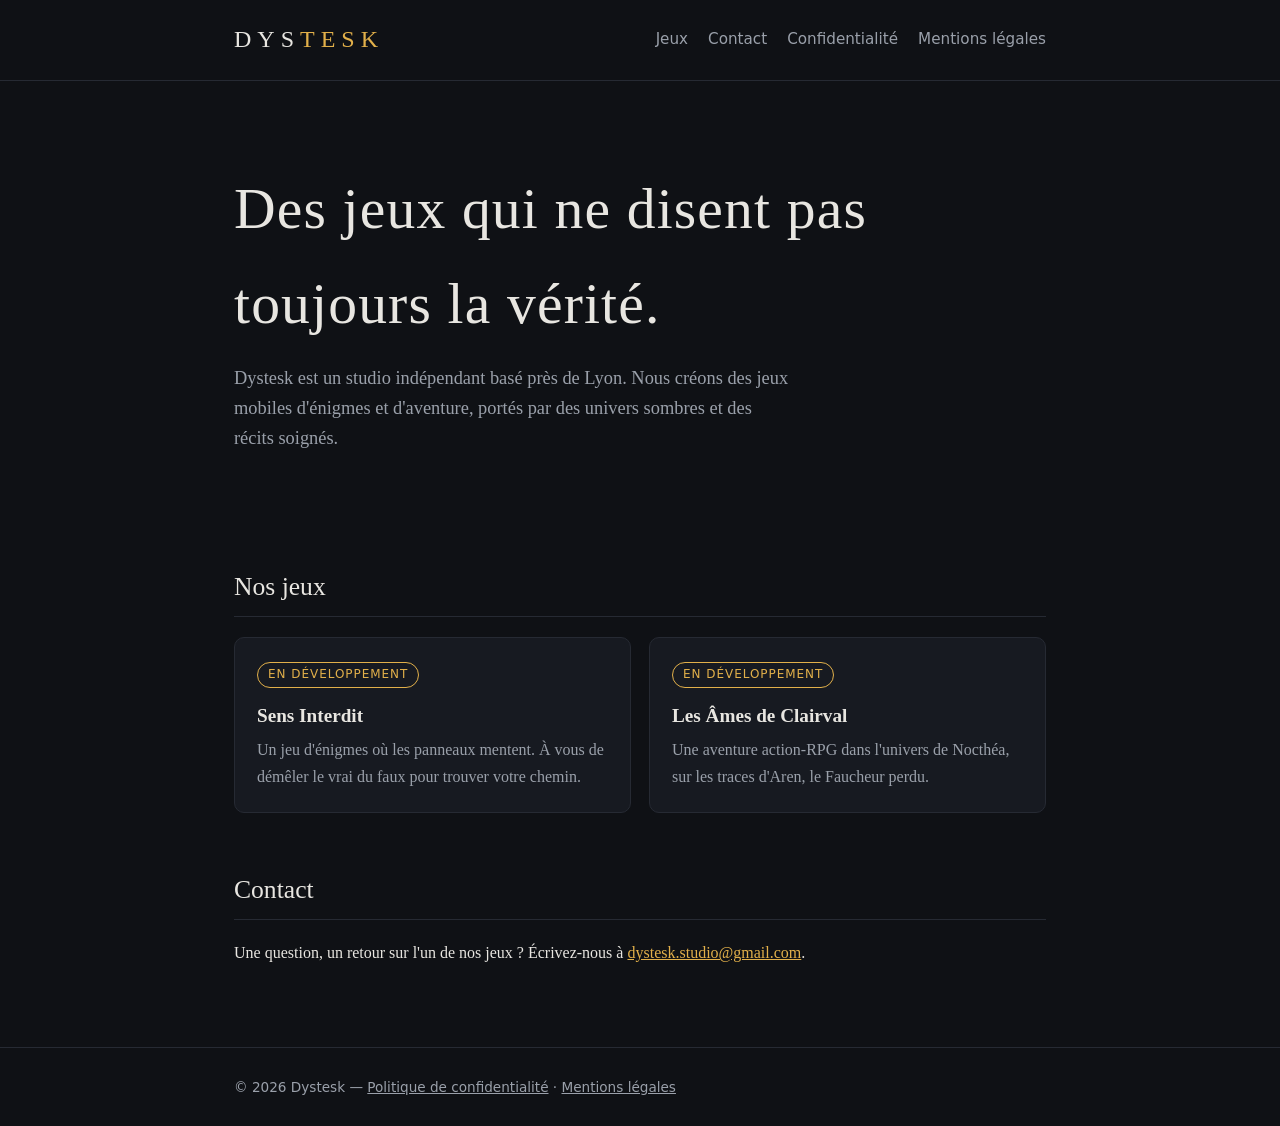
<file: index.html>
<!DOCTYPE html>
<html lang="fr">
<head>
<meta charset="utf-8">
<meta name="viewport" content="width=device-width, initial-scale=1">
<title>Dystesk — studio de jeux indépendant</title>
<meta name="description" content="Dystesk est un studio indépendant français qui crée des jeux mobiles : énigmes, aventures et univers sombres.">
<link rel="stylesheet" href="style.css">
</head>
<body>
<header><div class="wrap"><nav>
  <a class="logo" href="index.html">Dys<span>tesk</span></a>
  <ul><li><a href="#jeux">Jeux</a></li><li><a href="#contact">Contact</a></li><li><a href="confidentialite.html">Confidentialité</a></li><li><a href="mentions-legales.html">Mentions légales</a></li></ul>
</nav></div></header>

<main class="wrap">
  <section class="hero">
    <h1>Des jeux qui ne disent pas toujours la vérité.</h1>
    <p>Dystesk est un studio indépendant basé près de Lyon. Nous créons des jeux mobiles d'énigmes et d'aventure, portés par des univers sombres et des récits soignés.</p>
  </section>

  <section id="jeux">
    <h2>Nos jeux</h2>
    <div class="grid">
      <div class="card">
        <span class="tag">En développement</span>
        <h3>Sens Interdit</h3>
        <p>Un jeu d'énigmes où les panneaux mentent. À vous de démêler le vrai du faux pour trouver votre chemin.</p>
      </div>
      <div class="card">
        <span class="tag">En développement</span>
        <h3>Les Âmes de Clairval</h3>
        <p>Une aventure action-RPG dans l'univers de Nocthéa, sur les traces d'Aren, le Faucheur perdu.</p>
      </div>
    </div>
  </section>

  <section id="contact">
    <h2>Contact</h2>
    <p>Une question, un retour sur l'un de nos jeux ? Écrivez-nous à <a href="mailto:dystesk.studio@gmail.com">dystesk.studio@gmail.com</a>.</p>
  </section>
</main>

<footer><div class="wrap">© 2026 Dystesk — <a href="confidentialite.html">Politique de confidentialité</a> · <a href="mentions-legales.html">Mentions légales</a></div></footer>
</body>
</html>
</file>
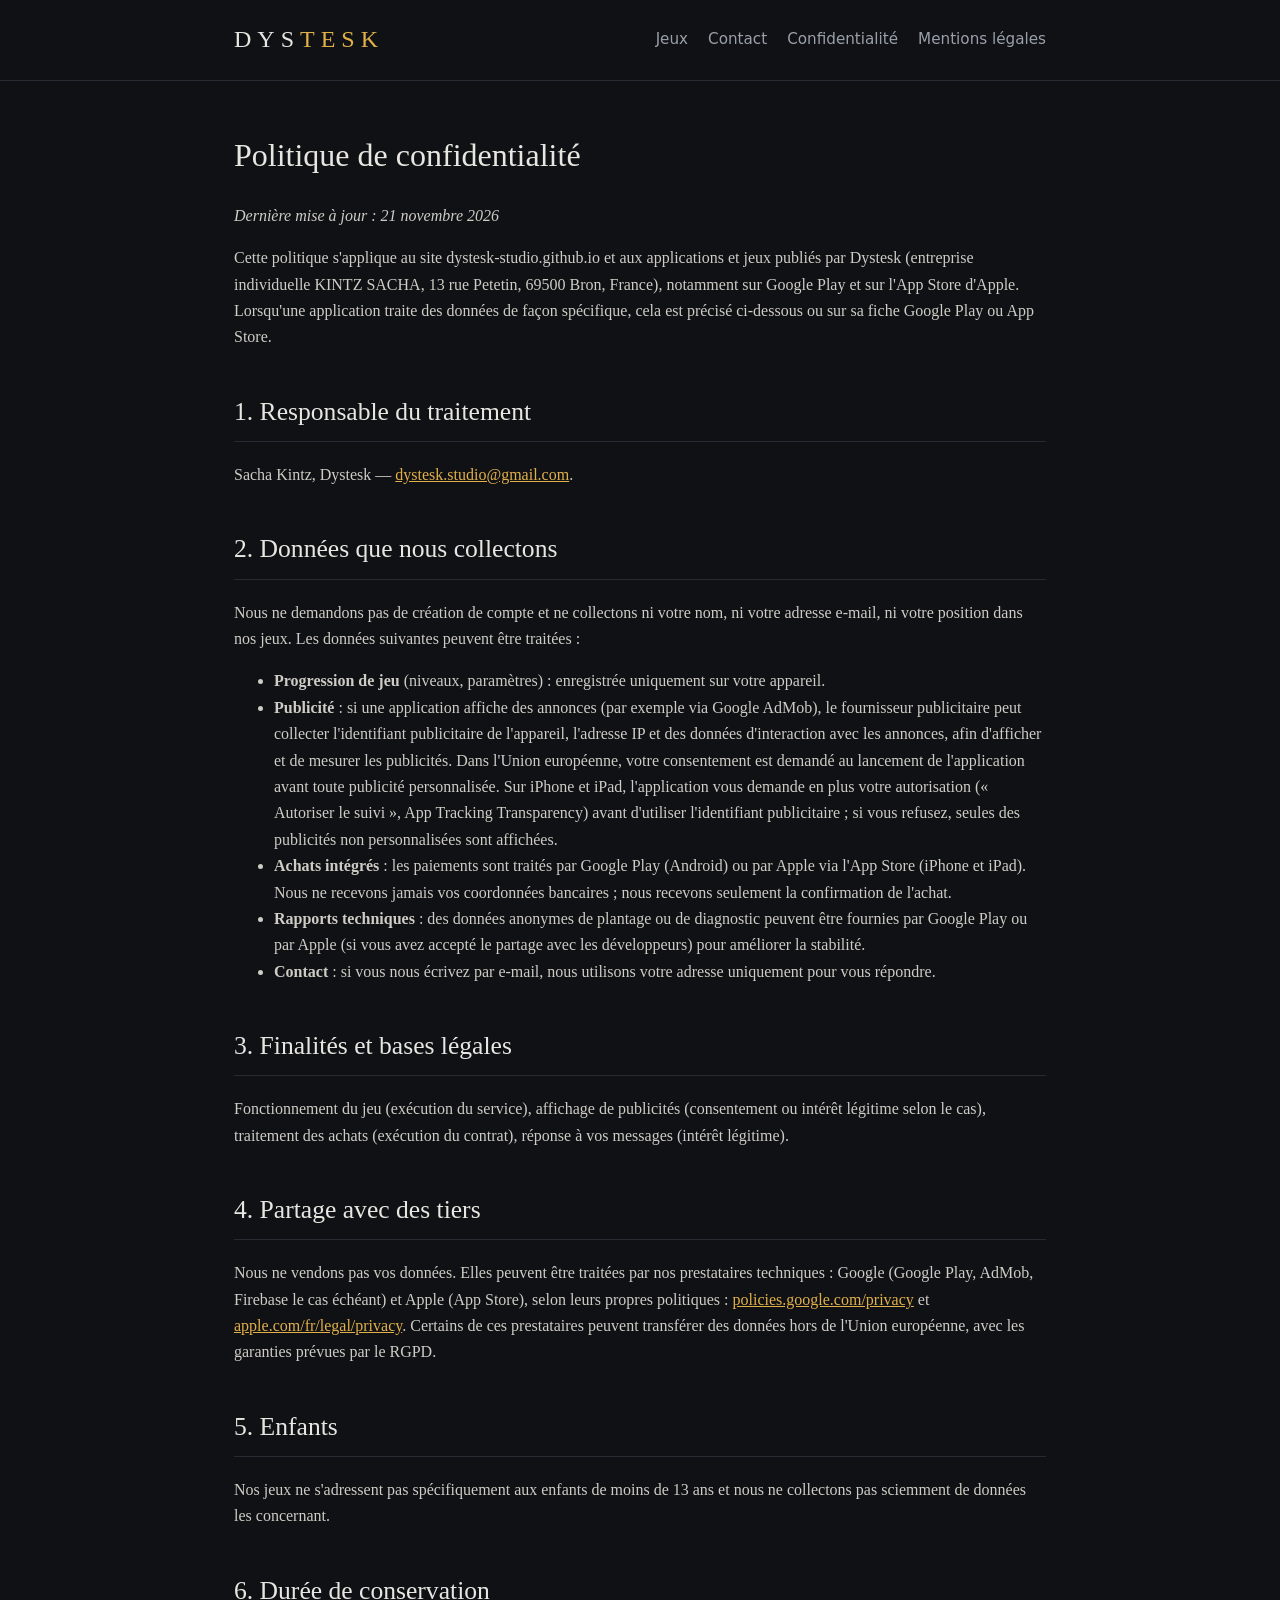
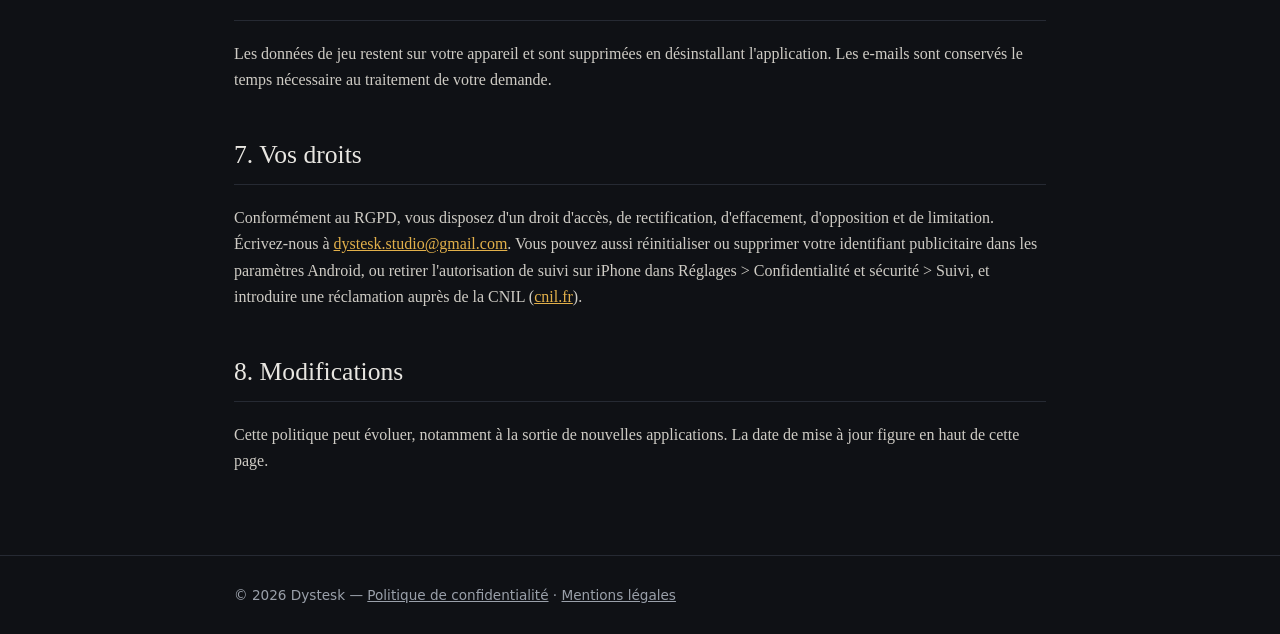
<file: confidentialite.html>
<!DOCTYPE html>
<html lang="fr">
<head>
<meta charset="utf-8">
<meta name="viewport" content="width=device-width, initial-scale=1">
<title>Politique de confidentialité — Dystesk</title>
<link rel="stylesheet" href="style.css">
</head>
<body>
<header><div class="wrap"><nav>
  <a class="logo" href="index.html">Dys<span>tesk</span></a>
  <ul><li><a href="index.html#jeux">Jeux</a></li><li><a href="index.html#contact">Contact</a></li><li><a href="confidentialite.html">Confidentialité</a></li><li><a href="mentions-legales.html">Mentions légales</a></li></ul>
</nav></div></header>

<main class="wrap doc">
  <h1 style="font-weight:normal;margin-top:48px">Politique de confidentialité</h1>
  <p><em>Dernière mise à jour : 21 novembre 2026</em></p>

  <p>Cette politique s'applique au site dystesk-studio.github.io et aux applications et jeux publiés par Dystesk (entreprise individuelle KINTZ SACHA, 13 rue Petetin, 69500 Bron, France), notamment sur Google Play et sur l'App Store d'Apple. Lorsqu'une application traite des données de façon spécifique, cela est précisé ci-dessous ou sur sa fiche Google Play ou App Store.</p>

  <h2>1. Responsable du traitement</h2>
  <p>Sacha Kintz, Dystesk — <a href="mailto:dystesk.studio@gmail.com">dystesk.studio@gmail.com</a>.</p>

  <h2>2. Données que nous collectons</h2>
  <p>Nous ne demandons pas de création de compte et ne collectons ni votre nom, ni votre adresse e-mail, ni votre position dans nos jeux. Les données suivantes peuvent être traitées :</p>
  <ul>
    <li><strong>Progression de jeu</strong> (niveaux, paramètres) : enregistrée uniquement sur votre appareil.</li>
    <li><strong>Publicité</strong> : si une application affiche des annonces (par exemple via Google AdMob), le fournisseur publicitaire peut collecter l'identifiant publicitaire de l'appareil, l'adresse IP et des données d'interaction avec les annonces, afin d'afficher et de mesurer les publicités. Dans l'Union européenne, votre consentement est demandé au lancement de l'application avant toute publicité personnalisée. Sur iPhone et iPad, l'application vous demande en plus votre autorisation (« Autoriser le suivi », App Tracking Transparency) avant d'utiliser l'identifiant publicitaire ; si vous refusez, seules des publicités non personnalisées sont affichées.</li>
    <li><strong>Achats intégrés</strong> : les paiements sont traités par Google Play (Android) ou par Apple via l'App Store (iPhone et iPad). Nous ne recevons jamais vos coordonnées bancaires ; nous recevons seulement la confirmation de l'achat.</li>
    <li><strong>Rapports techniques</strong> : des données anonymes de plantage ou de diagnostic peuvent être fournies par Google Play ou par Apple (si vous avez accepté le partage avec les développeurs) pour améliorer la stabilité.</li>
    <li><strong>Contact</strong> : si vous nous écrivez par e-mail, nous utilisons votre adresse uniquement pour vous répondre.</li>
  </ul>

  <h2>3. Finalités et bases légales</h2>
  <p>Fonctionnement du jeu (exécution du service), affichage de publicités (consentement ou intérêt légitime selon le cas), traitement des achats (exécution du contrat), réponse à vos messages (intérêt légitime).</p>

  <h2>4. Partage avec des tiers</h2>
  <p>Nous ne vendons pas vos données. Elles peuvent être traitées par nos prestataires techniques : Google (Google Play, AdMob, Firebase le cas échéant) et Apple (App Store), selon leurs propres politiques : <a href="https://policies.google.com/privacy">policies.google.com/privacy</a> et <a href="https://www.apple.com/fr/legal/privacy/">apple.com/fr/legal/privacy</a>. Certains de ces prestataires peuvent transférer des données hors de l'Union européenne, avec les garanties prévues par le RGPD.</p>

  <h2>5. Enfants</h2>
  <p>Nos jeux ne s'adressent pas spécifiquement aux enfants de moins de 13 ans et nous ne collectons pas sciemment de données les concernant.</p>

  <h2>6. Durée de conservation</h2>
  <p>Les données de jeu restent sur votre appareil et sont supprimées en désinstallant l'application. Les e-mails sont conservés le temps nécessaire au traitement de votre demande.</p>

  <h2>7. Vos droits</h2>
  <p>Conformément au RGPD, vous disposez d'un droit d'accès, de rectification, d'effacement, d'opposition et de limitation. Écrivez-nous à <a href="mailto:dystesk.studio@gmail.com">dystesk.studio@gmail.com</a>. Vous pouvez aussi réinitialiser ou supprimer votre identifiant publicitaire dans les paramètres Android, ou retirer l'autorisation de suivi sur iPhone dans Réglages &gt; Confidentialité et sécurité &gt; Suivi, et introduire une réclamation auprès de la CNIL (<a href="https://www.cnil.fr">cnil.fr</a>).</p>

  <h2>8. Modifications</h2>
  <p>Cette politique peut évoluer, notamment à la sortie de nouvelles applications. La date de mise à jour figure en haut de cette page.</p>
</main>

<footer><div class="wrap">© 2026 Dystesk — <a href="confidentialite.html">Politique de confidentialité</a> · <a href="mentions-legales.html">Mentions légales</a></div></footer>
</body>
</html>
</file>
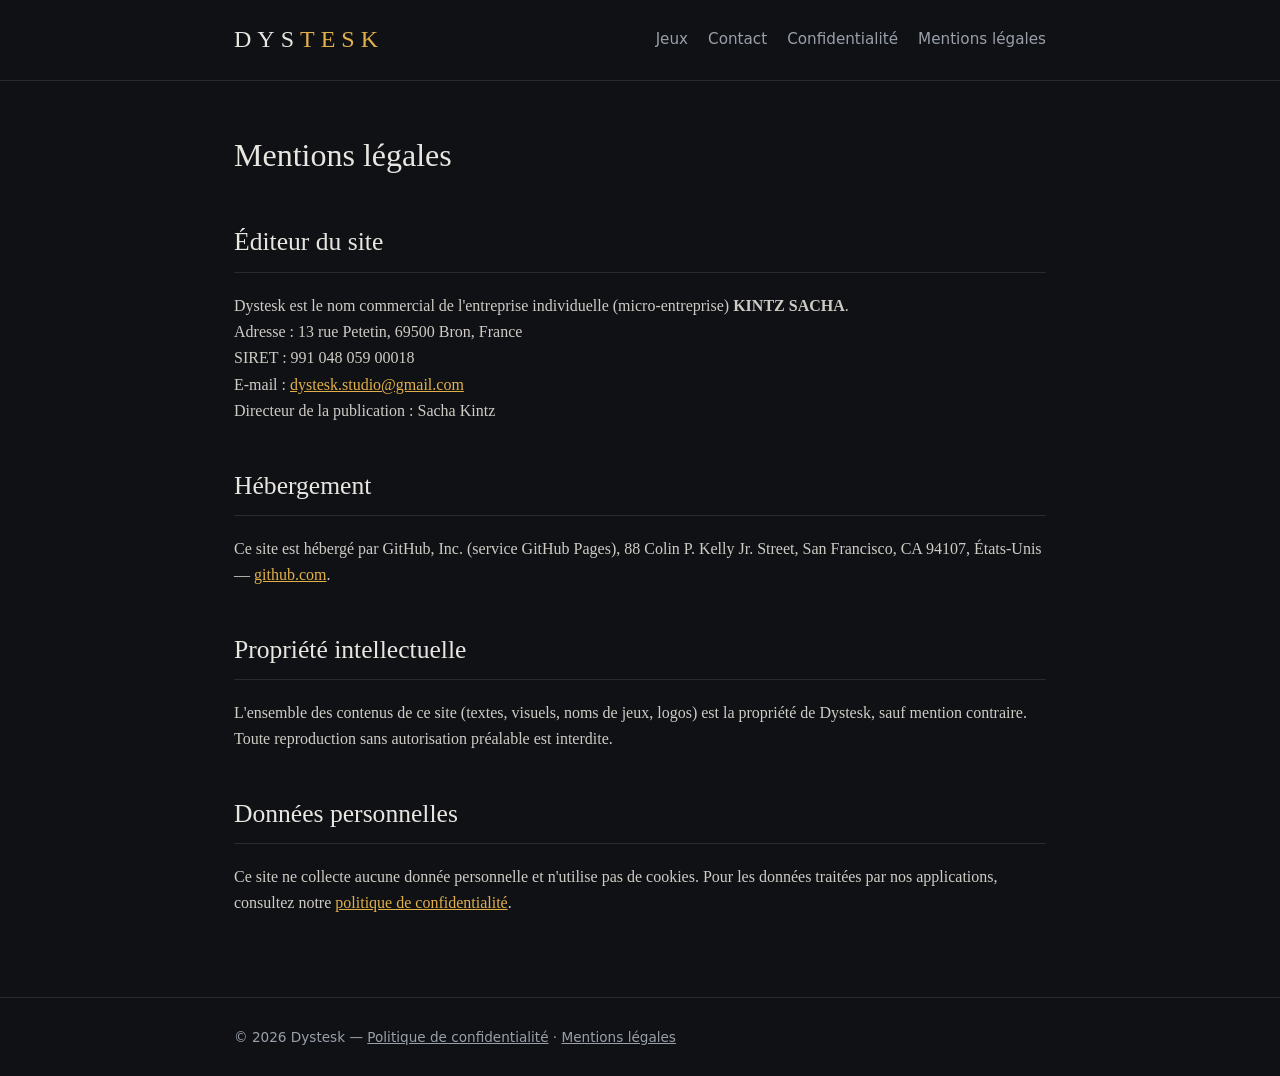
<file: mentions-legales.html>
<!DOCTYPE html>
<html lang="fr">
<head>
<meta charset="utf-8">
<meta name="viewport" content="width=device-width, initial-scale=1">
<title>Mentions légales — Dystesk</title>
<link rel="stylesheet" href="style.css">
</head>
<body>
<header><div class="wrap"><nav>
  <a class="logo" href="index.html">Dys<span>tesk</span></a>
  <ul><li><a href="index.html#jeux">Jeux</a></li><li><a href="index.html#contact">Contact</a></li><li><a href="confidentialite.html">Confidentialité</a></li><li><a href="mentions-legales.html">Mentions légales</a></li></ul>
</nav></div></header>

<main class="wrap doc">
  <h1 style="font-weight:normal;margin-top:48px">Mentions légales</h1>

  <h2>Éditeur du site</h2>
  <p>Dystesk est le nom commercial de l'entreprise individuelle (micro-entreprise) <strong>KINTZ SACHA</strong>.<br>
  Adresse : 13 rue Petetin, 69500 Bron, France<br>
  SIRET : 991 048 059 00018<br>
  E-mail : <a href="mailto:dystesk.studio@gmail.com">dystesk.studio@gmail.com</a><br>
  Directeur de la publication : Sacha Kintz</p>

  <h2>Hébergement</h2>
  <p>Ce site est hébergé par GitHub, Inc. (service GitHub Pages), 88 Colin P. Kelly Jr. Street, San Francisco, CA 94107, États-Unis — <a href="https://github.com">github.com</a>.</p>

  <h2>Propriété intellectuelle</h2>
  <p>L'ensemble des contenus de ce site (textes, visuels, noms de jeux, logos) est la propriété de Dystesk, sauf mention contraire. Toute reproduction sans autorisation préalable est interdite.</p>

  <h2>Données personnelles</h2>
  <p>Ce site ne collecte aucune donnée personnelle et n'utilise pas de cookies. Pour les données traitées par nos applications, consultez notre <a href="confidentialite.html">politique de confidentialité</a>.</p>
</main>

<footer><div class="wrap">© 2026 Dystesk — <a href="confidentialite.html">Politique de confidentialité</a> · <a href="mentions-legales.html">Mentions légales</a></div></footer>
</body>
</html>
</file>
<file: style.css>
:root{--bg:#0f1115;--card:#171a21;--text:#e8e6e1;--muted:#9aa0aa;--accent:#e2b04a;--line:#262a33}
*{box-sizing:border-box}
html,body{margin:0;background:var(--bg);color:var(--text);font-family:Georgia,"Times New Roman",serif;line-height:1.65}
a{color:var(--accent)}
header{border-bottom:1px solid var(--line)}
.wrap{max-width:860px;margin:0 auto;padding:0 24px}
nav{display:flex;justify-content:space-between;align-items:center;padding:20px 0;flex-wrap:wrap;gap:12px}
.logo{font-size:1.5rem;letter-spacing:.25em;text-transform:uppercase;text-decoration:none;color:var(--text)}
.logo span{color:var(--accent)}
nav ul{list-style:none;display:flex;gap:20px;margin:0;padding:0;font-family:system-ui,sans-serif;font-size:.95rem}
nav ul a{color:var(--muted);text-decoration:none}
nav ul a:hover{color:var(--text)}
.hero{padding:80px 0 56px}
.hero h1{font-size:clamp(2.2rem,6vw,3.6rem);margin:0 0 12px;font-weight:normal;letter-spacing:.02em}
.hero p{color:var(--muted);font-size:1.15rem;max-width:560px;margin:0}
h2{font-weight:normal;font-size:1.6rem;margin:56px 0 20px;padding-bottom:8px;border-bottom:1px solid var(--line)}
h3{margin:0 0 6px;font-size:1.2rem}
.grid{display:grid;grid-template-columns:repeat(auto-fit,minmax(240px,1fr));gap:18px}
.card{background:var(--card);border:1px solid var(--line);border-radius:10px;padding:22px}
.tag{display:inline-block;font-family:system-ui,sans-serif;font-size:.75rem;text-transform:uppercase;letter-spacing:.08em;color:var(--accent);border:1px solid var(--accent);border-radius:99px;padding:2px 10px;margin-bottom:12px}
.card p{color:var(--muted);margin:0}
.doc h2{margin-top:40px}
.doc p,.doc li{color:#cfccc5}
footer{border-top:1px solid var(--line);margin-top:80px;padding:28px 0;color:var(--muted);font-family:system-ui,sans-serif;font-size:.85rem}
footer a{color:var(--muted)}
</file>
